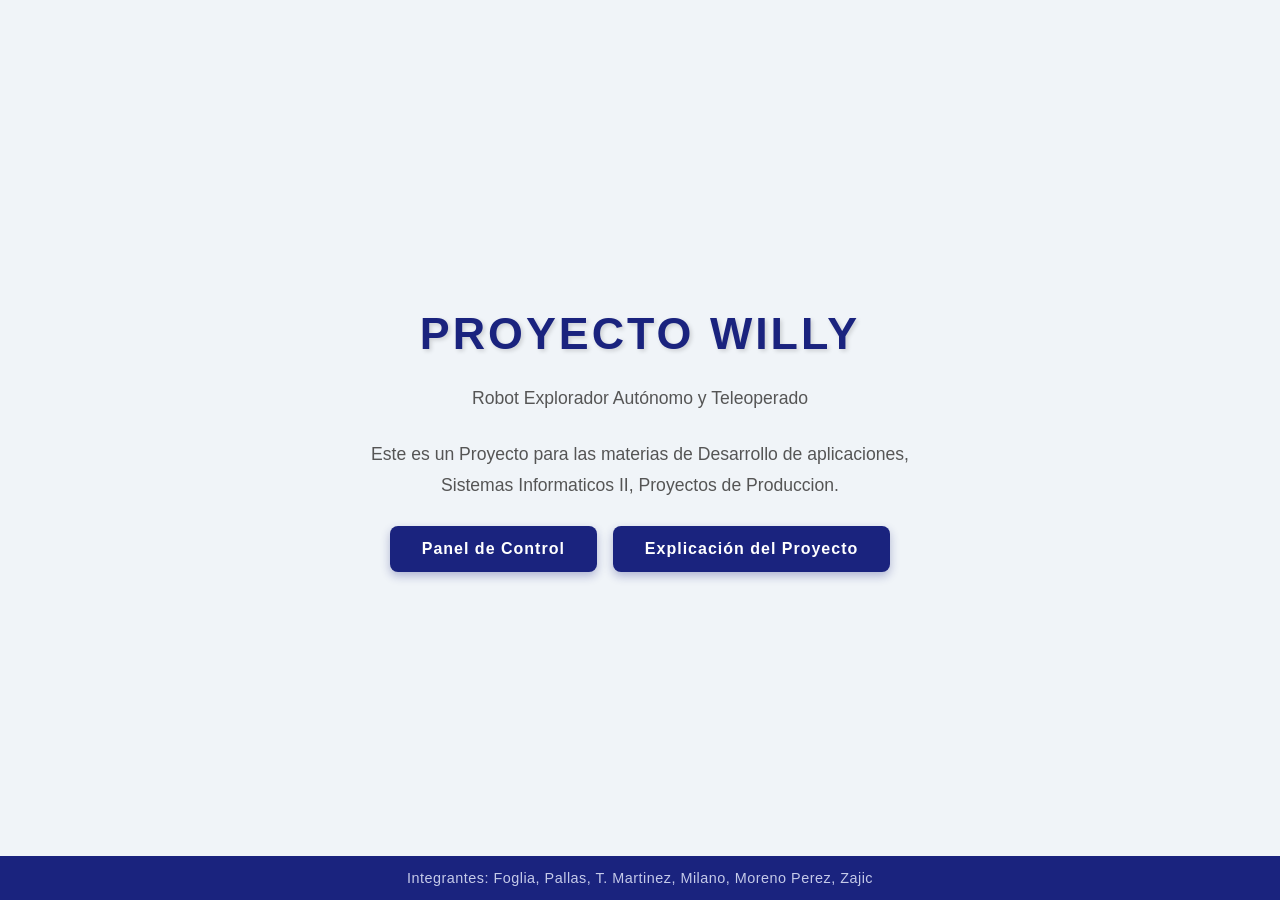
<file: PagWeb/Index.html>
<!DOCTYPE html>
<html lang="es">
<head>
    <meta charset="UTF-8">
    <meta name="viewport" content="width=device-width, initial-scale=1.0">
    <link rel="stylesheet" href="diseño.css">
    <title>Robot Willy - Inicio</title>
</head>
<body>
    <div class="container">
        <h1>Proyecto Willy</h1>
        <p class="subtitle">Robot Explorador Autónomo y Teleoperado</p>
        <p>Este es un Proyecto para las materias de Desarrollo de aplicaciones, Sistemas Informaticos II, Proyectos de Produccion.</p>
        <!-- div.botones: permite que el CSS apile los botones en columna en móvil -->
        <div class="botones">
            <a href="../DataIno/Index.html"><button>Panel de Control</button></a>
            <a href="Explicacion.html"><button class="btn-secondary">Explicación del Proyecto</button></a>
        </div>
        <footer>Integrantes: Foglia, Pallas, T. Martinez, Milano, Moreno Perez, Zajic</footer>
    </div>
</body>
</html>
</file>
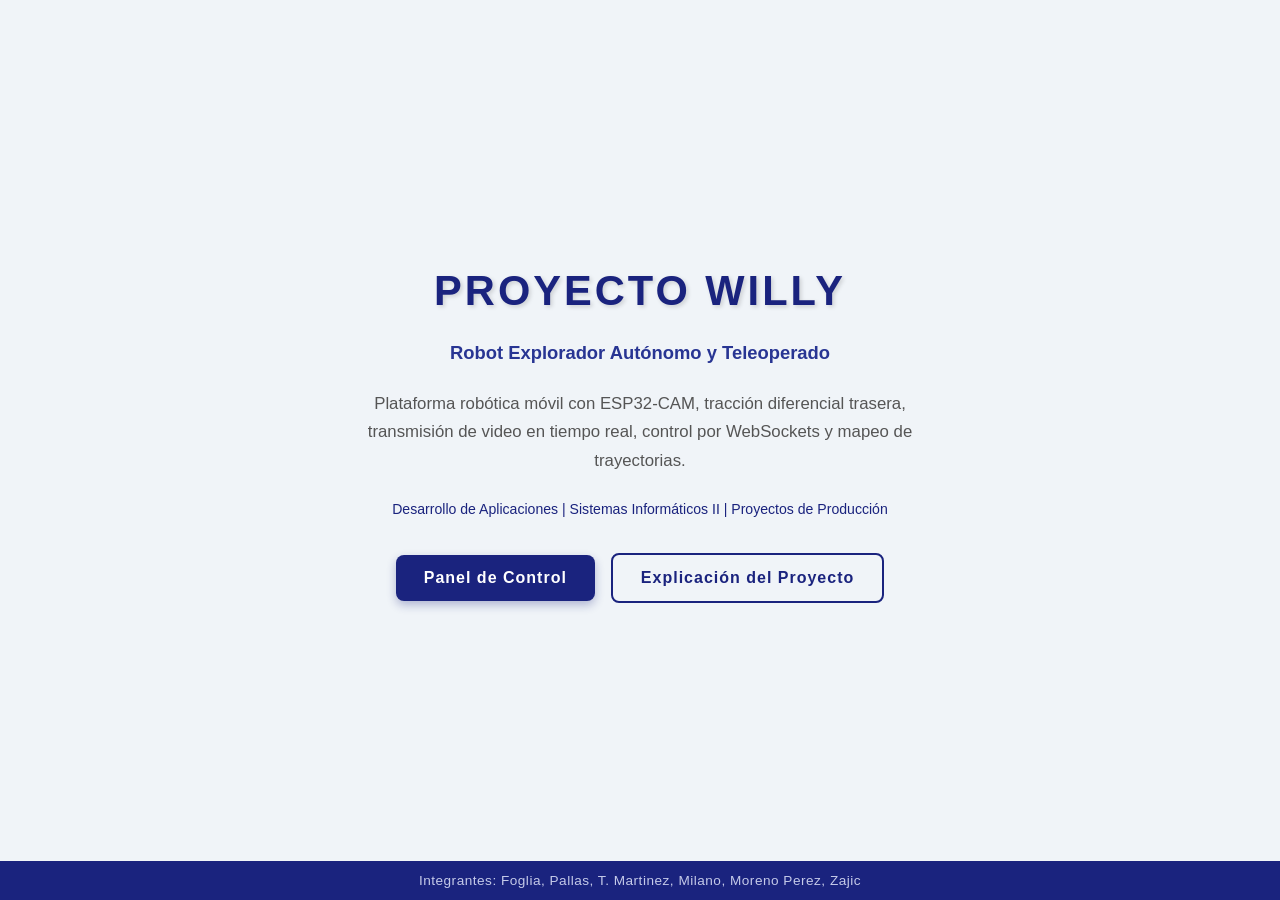
<file: web_pages_preview/index.html>
<!DOCTYPE html>
<html lang="es">
<head>
    <meta charset="UTF-8">
    <meta name="viewport" content="width=device-width, initial-scale=1.0">
    <link rel="stylesheet" href="diseno.css">
    <title>Robot Willy - Inicio</title>
</head>
<body>
    <div class="container">
        <h1>Proyecto Willy</h1>
        <p class="subtitle">Robot Explorador Autónomo y Teleoperado</p>
        <p>Plataforma robótica móvil con ESP32-CAM, tracción diferencial trasera, transmisión de video en tiempo real, control por WebSockets y mapeo de trayectorias.</p>
        <p style="font-size: 0.88rem; color: var(--color-primary);">Desarrollo de Aplicaciones | Sistemas Informáticos II | Proyectos de Producción</p>
        
        <div class="botones">
            <a href="control.html"><button>Panel de Control</button></a>
            <a href="explicacion.html"><button class="btn-secondary">Explicación del Proyecto</button></a>
        </div>
        
        <footer>Integrantes: Foglia, Pallas, T. Martinez, Milano, Moreno Perez, Zajic</footer>
    </div>
</body>
</html>
</file>
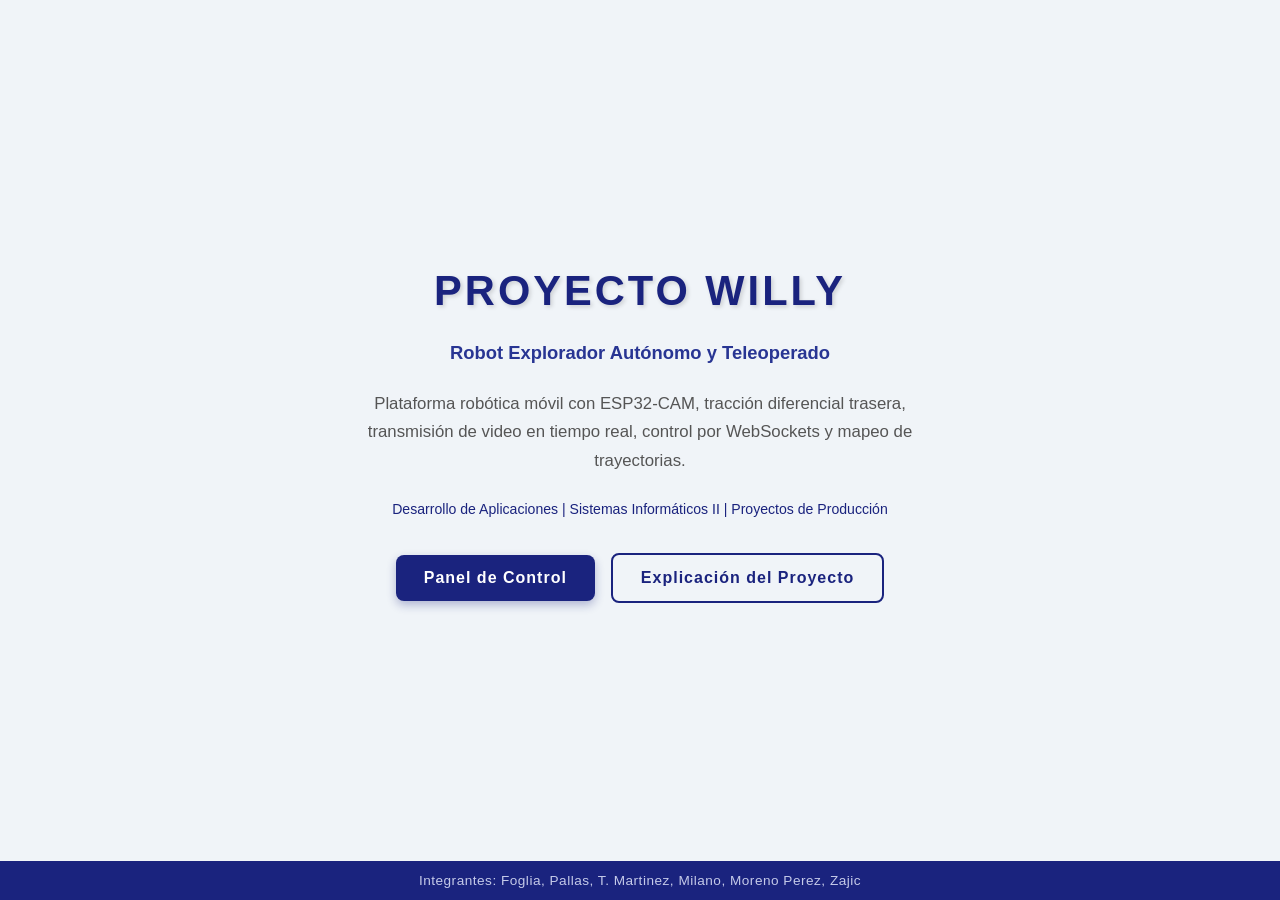
<file: movimiento_willy/data/index.html>
<!DOCTYPE html>
<html lang="es">
<head>
    <meta charset="UTF-8">
    <meta name="viewport" content="width=device-width, initial-scale=1.0">
    <link rel="stylesheet" href="diseno.css">
    <title>Robot Willy - Inicio</title>
</head>
<body>
    <div class="container">
        <h1>Proyecto Willy</h1>
        <p class="subtitle">Robot Explorador Autónomo y Teleoperado</p>
        <p>Plataforma robótica móvil con ESP32-CAM, tracción diferencial trasera, transmisión de video en tiempo real, control por WebSockets y mapeo de trayectorias.</p>
        <p style="font-size: 0.88rem; color: var(--color-primary);">Desarrollo de Aplicaciones | Sistemas Informáticos II | Proyectos de Producción</p>
        
        <div class="botones">
            <a href="control.html"><button>Panel de Control</button></a>
            <a href="explicacion.html"><button class="btn-secondary">Explicación del Proyecto</button></a>
        </div>
        
        <footer>Integrantes: Foglia, Pallas, T. Martinez, Milano, Moreno Perez, Zajic</footer>
    </div>
</body>
</html>
</file>
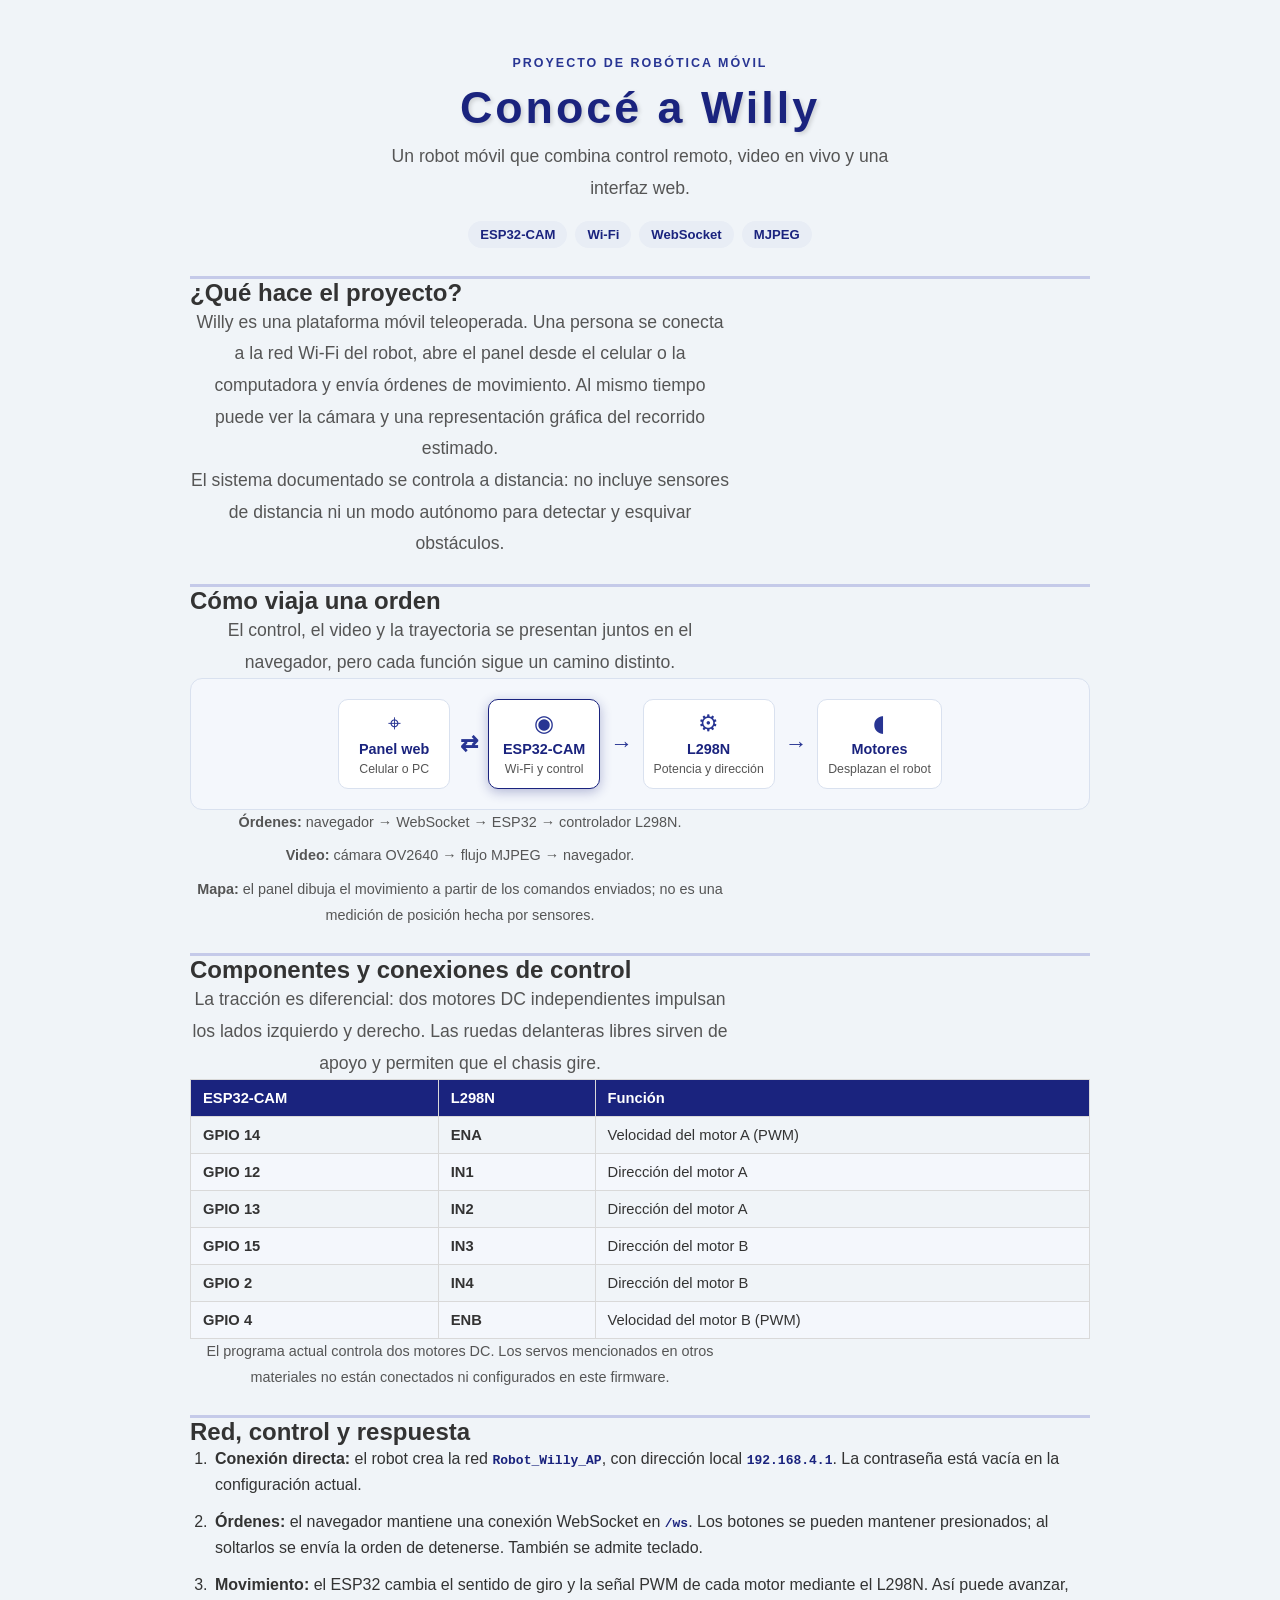
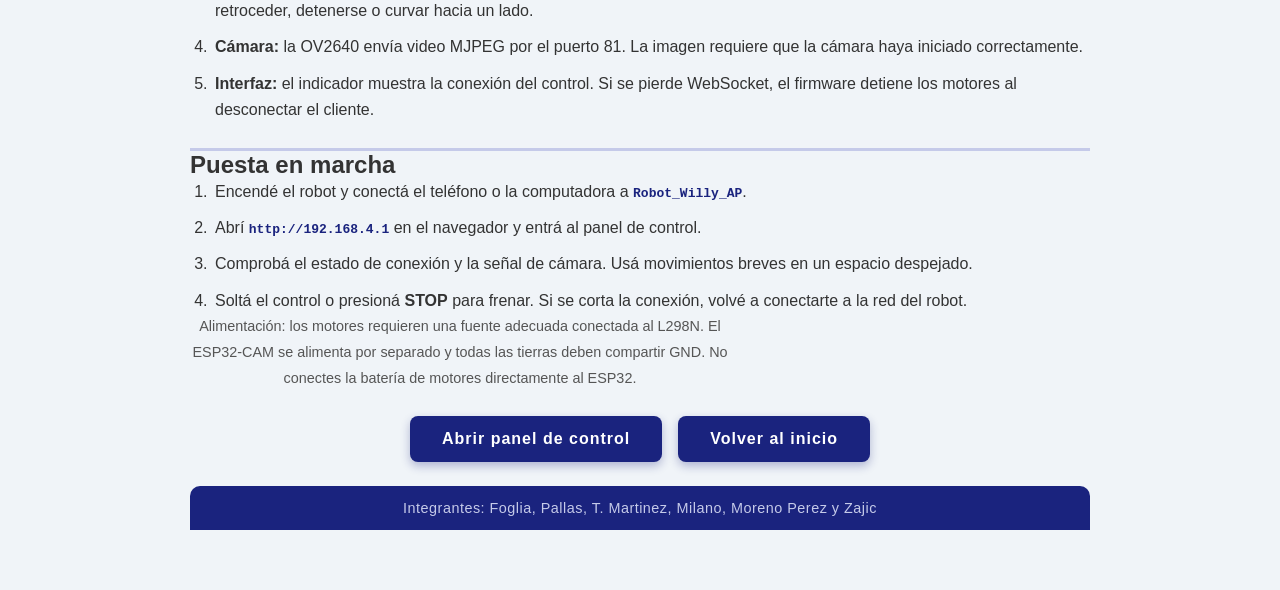
<file: PagWeb/Explicacion.html>
<!DOCTYPE html>
<html lang="es">
<head>
    <meta charset="UTF-8">
    <meta name="viewport" content="width=device-width, initial-scale=1.0">
    <meta name="description" content="Cómo funciona Willy, robot móvil controlado por Wi-Fi con ESP32-CAM, transmisión de video y tracción diferencial.">
    <link rel="stylesheet" href="diseño.css">
    <title>Proyecto Willy | Cómo funciona</title>
</head>
<body>
    <main class="container explanation">
        <header class="page-header">
            <p class="eyebrow">Proyecto de robótica móvil</p>
            <h1>Conocé a Willy</h1>
            <p class="subtitle">Un robot móvil que combina control remoto, video en vivo y una interfaz web.</p>
            <div class="tech-tags" aria-label="Tecnologías principales">
                <span>ESP32-CAM</span><span>Wi-Fi</span><span>WebSocket</span><span>MJPEG</span>
            </div>
        </header>

        <section class="info-card" aria-labelledby="intro-title">
            <h2 id="intro-title">¿Qué hace el proyecto?</h2>
            <p>Willy es una plataforma móvil teleoperada. Una persona se conecta a la red Wi-Fi del robot, abre el panel desde el celular o la computadora y envía órdenes de movimiento. Al mismo tiempo puede ver la cámara y una representación gráfica del recorrido estimado.</p>
            <p>El sistema documentado se controla a distancia: no incluye sensores de distancia ni un modo autónomo para detectar y esquivar obstáculos.</p>
        </section>

        <section class="info-card" aria-labelledby="flujo-title">
            <h2 id="flujo-title">Cómo viaja una orden</h2>
            <p>El control, el video y la trayectoria se presentan juntos en el navegador, pero cada función sigue un camino distinto.</p>
            <div class="flow-diagram" role="img" aria-label="El navegador envía órdenes por Wi-Fi al ESP32-CAM, que controla el L298N y los motores. La cámara envía video al navegador y el panel dibuja el movimiento estimado.">
                <div class="flow-node"><span class="flow-icon" aria-hidden="true">⌖</span><strong>Panel web</strong><small>Celular o PC</small></div>
                <span class="flow-arrow" aria-hidden="true">⇄</span>
                <div class="flow-node flow-core"><span class="flow-icon" aria-hidden="true">◉</span><strong>ESP32-CAM</strong><small>Wi-Fi y control</small></div>
                <span class="flow-arrow" aria-hidden="true">→</span>
                <div class="flow-node"><span class="flow-icon" aria-hidden="true">⚙</span><strong>L298N</strong><small>Potencia y dirección</small></div>
                <span class="flow-arrow" aria-hidden="true">→</span>
                <div class="flow-node"><span class="flow-icon" aria-hidden="true">◖</span><strong>Motores</strong><small>Desplazan el robot</small></div>
            </div>
            <div class="data-lanes">
                <p><strong>Órdenes:</strong> navegador → WebSocket → ESP32 → controlador L298N.</p>
                <p><strong>Video:</strong> cámara OV2640 → flujo MJPEG → navegador.</p>
                <p><strong>Mapa:</strong> el panel dibuja el movimiento a partir de los comandos enviados; no es una medición de posición hecha por sensores.</p>
            </div>
        </section>

        <section class="info-card" aria-labelledby="hardware-title">
            <h2 id="hardware-title">Componentes y conexiones de control</h2>
            <p>La tracción es diferencial: dos motores DC independientes impulsan los lados izquierdo y derecho. Las ruedas delanteras libres sirven de apoyo y permiten que el chasis gire.</p>
            <div class="table-wrap">
                <table>
                    <thead><tr><th>ESP32-CAM</th><th>L298N</th><th>Función</th></tr></thead>
                    <tbody>
                        <tr><td>GPIO 14</td><td>ENA</td><td>Velocidad del motor A (PWM)</td></tr>
                        <tr><td>GPIO 12</td><td>IN1</td><td>Dirección del motor A</td></tr>
                        <tr><td>GPIO 13</td><td>IN2</td><td>Dirección del motor A</td></tr>
                        <tr><td>GPIO 15</td><td>IN3</td><td>Dirección del motor B</td></tr>
                        <tr><td>GPIO 2</td><td>IN4</td><td>Dirección del motor B</td></tr>
                        <tr><td>GPIO 4</td><td>ENB</td><td>Velocidad del motor B (PWM)</td></tr>
                    </tbody>
                </table>
            </div>
            <p class="small-note">El programa actual controla dos motores DC. Los servos mencionados en otros materiales no están conectados ni configurados en este firmware.</p>
        </section>

        <section class="info-card" aria-labelledby="software-title">
            <h2 id="software-title">Red, control y respuesta</h2>
            <ol class="steps-list">
                <li><strong>Conexión directa:</strong> el robot crea la red <code>Robot_Willy_AP</code>, con dirección local <code>192.168.4.1</code>. La contraseña está vacía en la configuración actual.</li>
                <li><strong>Órdenes:</strong> el navegador mantiene una conexión WebSocket en <code>/ws</code>. Los botones se pueden mantener presionados; al soltarlos se envía la orden de detenerse. También se admite teclado.</li>
                <li><strong>Movimiento:</strong> el ESP32 cambia el sentido de giro y la señal PWM de cada motor mediante el L298N. Así puede avanzar, retroceder, detenerse o curvar hacia un lado.</li>
                <li><strong>Cámara:</strong> la OV2640 envía video MJPEG por el puerto 81. La imagen requiere que la cámara haya iniciado correctamente.</li>
                <li><strong>Interfaz:</strong> el indicador muestra la conexión del control. Si se pierde WebSocket, el firmware detiene los motores al desconectar el cliente.</li>
            </ol>
        </section>

        <section class="info-card" aria-labelledby="uso-title">
            <h2 id="uso-title">Puesta en marcha</h2>
            <ol class="steps-list">
                <li>Encendé el robot y conectá el teléfono o la computadora a <code>Robot_Willy_AP</code>.</li>
                <li>Abrí <code>http://192.168.4.1</code> en el navegador y entrá al panel de control.</li>
                <li>Comprobá el estado de conexión y la señal de cámara. Usá movimientos breves en un espacio despejado.</li>
                <li>Soltá el control o presioná <strong>STOP</strong> para frenar. Si se corta la conexión, volvé a conectarte a la red del robot.</li>
            </ol>
            <p class="small-note">Alimentación: los motores requieren una fuente adecuada conectada al L298N. El ESP32-CAM se alimenta por separado y todas las tierras deben compartir GND. No conectes la batería de motores directamente al ESP32.</p>
        </section>

        <nav class="botones" aria-label="Navegación del proyecto">
            <a href="../DataIno/Index.html"><button type="button">Abrir panel de control</button></a>
            <a href="Index.html"><button type="button" class="btn-secondary">Volver al inicio</button></a>
        </nav>
        <footer>Integrantes: Foglia, Pallas, T. Martinez, Milano, Moreno Perez y Zajic</footer>
    </main>
</body>
</html>
</file>
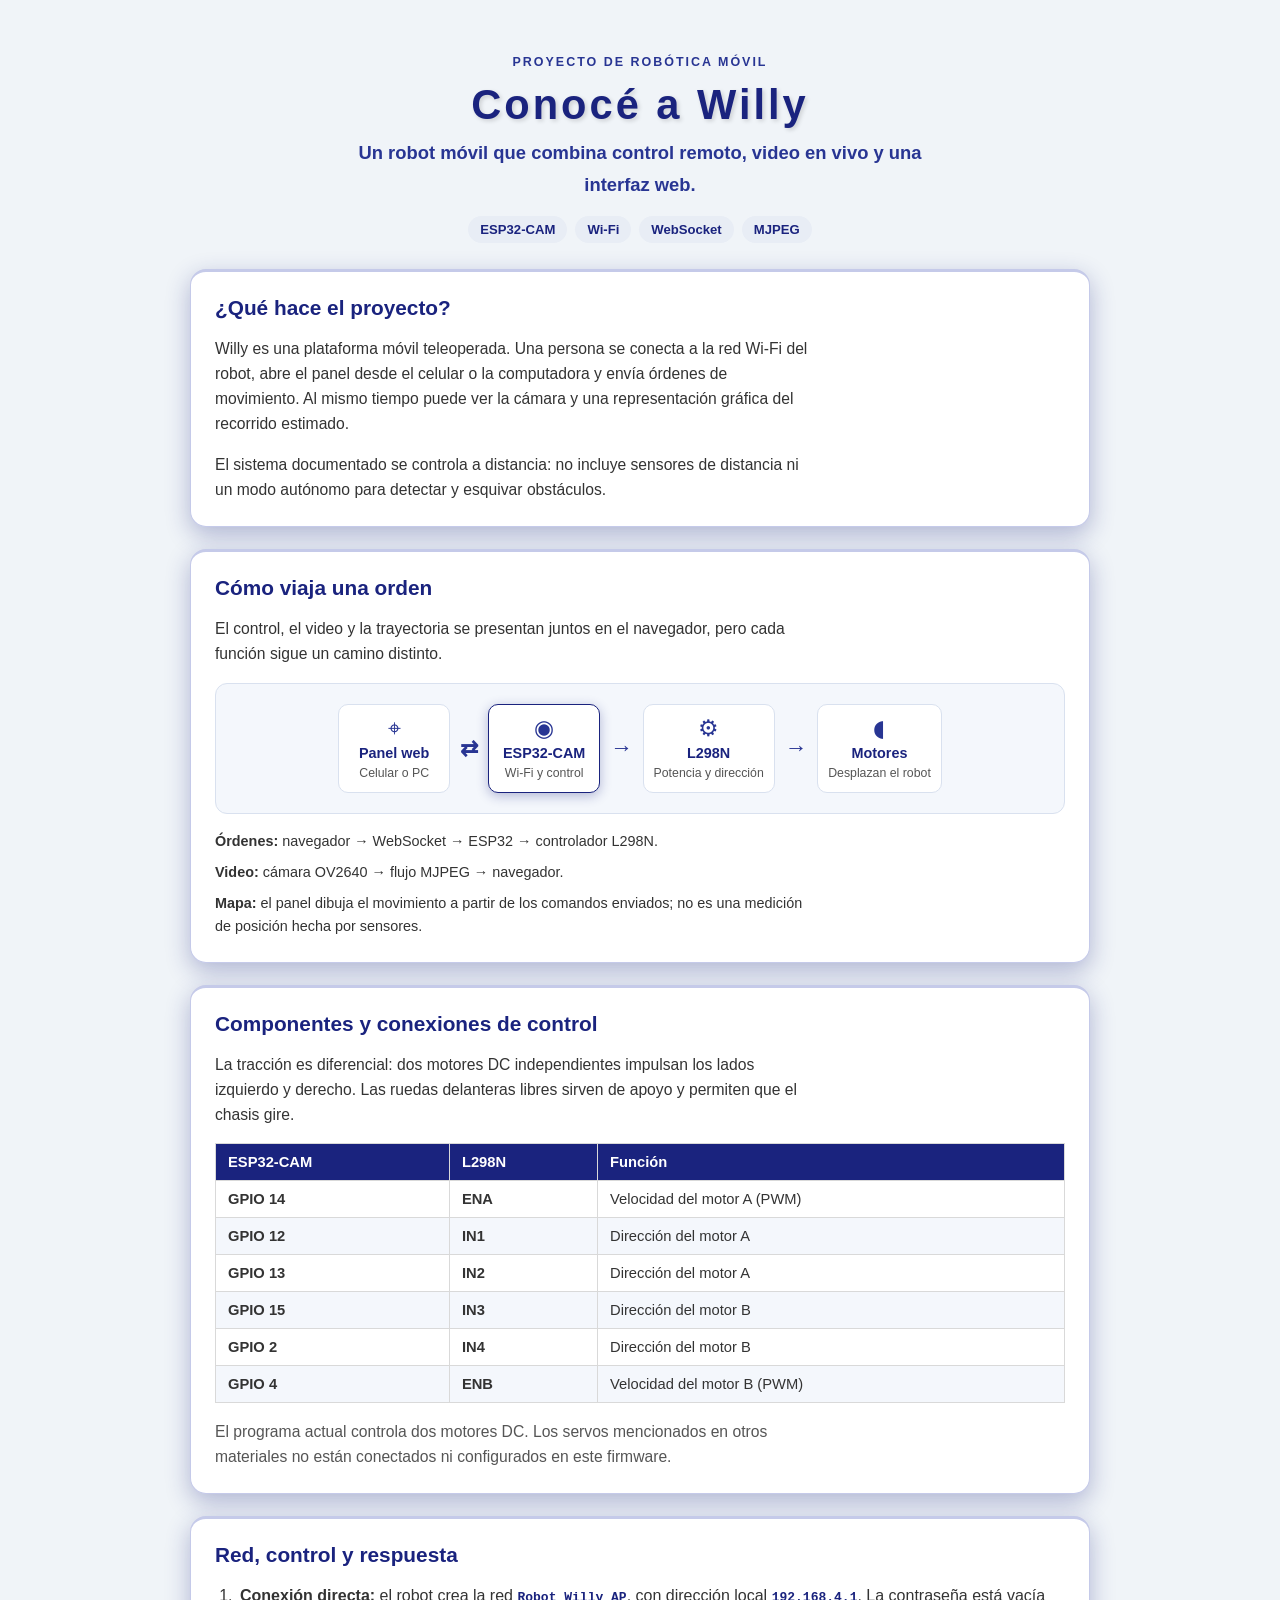
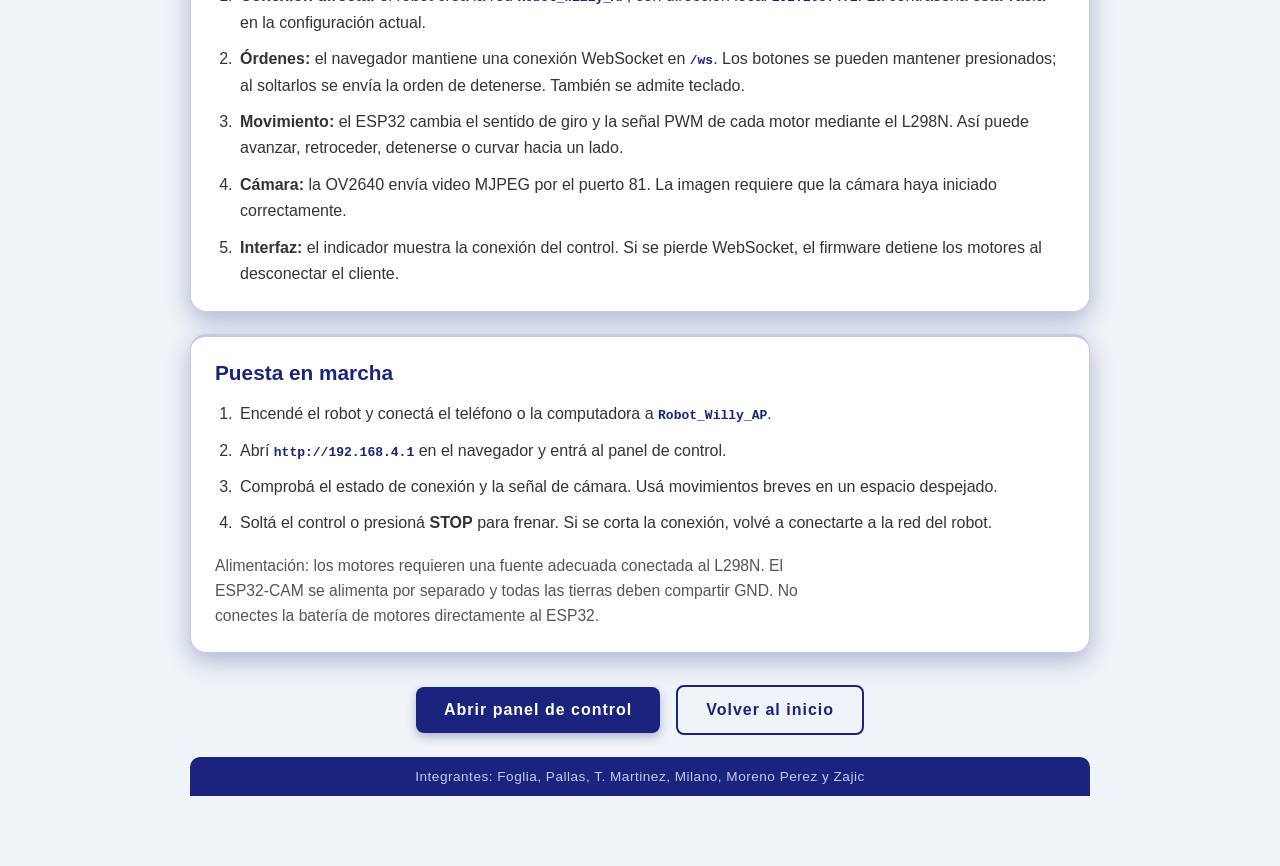
<file: web_pages_preview/explicacion.html>
<!DOCTYPE html>
<html lang="es">
<head>
    <meta charset="UTF-8">
    <meta name="viewport" content="width=device-width, initial-scale=1.0">
    <meta name="description" content="Cómo funciona Willy, robot móvil controlado por Wi-Fi con ESP32-CAM, transmisión de video y tracción diferencial.">
    <link rel="stylesheet" href="diseno.css">
    <title>Proyecto Willy | Cómo funciona</title>
</head>
<body>
    <main class="container explanation">
        <header class="page-header">
            <p class="eyebrow">Proyecto de robótica móvil</p>
            <h1>Conocé a Willy</h1>
            <p class="subtitle">Un robot móvil que combina control remoto, video en vivo y una interfaz web.</p>
            <div class="tech-tags" aria-label="Tecnologías principales">
                <span>ESP32-CAM</span><span>Wi-Fi</span><span>WebSocket</span><span>MJPEG</span>
            </div>
        </header>

        <section class="info-card" aria-labelledby="intro-title">
            <h2 id="intro-title">¿Qué hace el proyecto?</h2>
            <p>Willy es una plataforma móvil teleoperada. Una persona se conecta a la red Wi-Fi del robot, abre el panel desde el celular o la computadora y envía órdenes de movimiento. Al mismo tiempo puede ver la cámara y una representación gráfica del recorrido estimado.</p>
            <p>El sistema documentado se controla a distancia: no incluye sensores de distancia ni un modo autónomo para detectar y esquivar obstáculos.</p>
        </section>

        <section class="info-card" aria-labelledby="flujo-title">
            <h2 id="flujo-title">Cómo viaja una orden</h2>
            <p>El control, el video y la trayectoria se presentan juntos en el navegador, pero cada función sigue un camino distinto.</p>
            <div class="flow-diagram" role="img" aria-label="El navegador envía órdenes por Wi-Fi al ESP32-CAM, que controla el L298N y los motores. La cámara envía video al navegador y el panel dibuja el movimiento estimado.">
                <div class="flow-node"><span class="flow-icon" aria-hidden="true">⌖</span><strong>Panel web</strong><small>Celular o PC</small></div>
                <span class="flow-arrow" aria-hidden="true">⇄</span>
                <div class="flow-node flow-core"><span class="flow-icon" aria-hidden="true">◉</span><strong>ESP32-CAM</strong><small>Wi-Fi y control</small></div>
                <span class="flow-arrow" aria-hidden="true">→</span>
                <div class="flow-node"><span class="flow-icon" aria-hidden="true">⚙</span><strong>L298N</strong><small>Potencia y dirección</small></div>
                <span class="flow-arrow" aria-hidden="true">→</span>
                <div class="flow-node"><span class="flow-icon" aria-hidden="true">◖</span><strong>Motores</strong><small>Desplazan el robot</small></div>
            </div>
            <div class="data-lanes">
                <p><strong>Órdenes:</strong> navegador → WebSocket → ESP32 → controlador L298N.</p>
                <p><strong>Video:</strong> cámara OV2640 → flujo MJPEG → navegador.</p>
                <p><strong>Mapa:</strong> el panel dibuja el movimiento a partir de los comandos enviados; no es una medición de posición hecha por sensores.</p>
            </div>
        </section>

        <section class="info-card" aria-labelledby="hardware-title">
            <h2 id="hardware-title">Componentes y conexiones de control</h2>
            <p>La tracción es diferencial: dos motores DC independientes impulsan los lados izquierdo y derecho. Las ruedas delanteras libres sirven de apoyo y permiten que el chasis gire.</p>
            <div class="table-wrap">
                <table>
                    <thead><tr><th>ESP32-CAM</th><th>L298N</th><th>Función</th></tr></thead>
                    <tbody>
                        <tr><td>GPIO 14</td><td>ENA</td><td>Velocidad del motor A (PWM)</td></tr>
                        <tr><td>GPIO 12</td><td>IN1</td><td>Dirección del motor A</td></tr>
                        <tr><td>GPIO 13</td><td>IN2</td><td>Dirección del motor A</td></tr>
                        <tr><td>GPIO 15</td><td>IN3</td><td>Dirección del motor B</td></tr>
                        <tr><td>GPIO 2</td><td>IN4</td><td>Dirección del motor B</td></tr>
                        <tr><td>GPIO 4</td><td>ENB</td><td>Velocidad del motor B (PWM)</td></tr>
                    </tbody>
                </table>
            </div>
            <p class="small-note">El programa actual controla dos motores DC. Los servos mencionados en otros materiales no están conectados ni configurados en este firmware.</p>
        </section>

        <section class="info-card" aria-labelledby="software-title">
            <h2 id="software-title">Red, control y respuesta</h2>
            <ol class="steps-list">
                <li><strong>Conexión directa:</strong> el robot crea la red <code>Robot_Willy_AP</code>, con dirección local <code>192.168.4.1</code>. La contraseña está vacía en la configuración actual.</li>
                <li><strong>Órdenes:</strong> el navegador mantiene una conexión WebSocket en <code>/ws</code>. Los botones se pueden mantener presionados; al soltarlos se envía la orden de detenerse. También se admite teclado.</li>
                <li><strong>Movimiento:</strong> el ESP32 cambia el sentido de giro y la señal PWM de cada motor mediante el L298N. Así puede avanzar, retroceder, detenerse o curvar hacia un lado.</li>
                <li><strong>Cámara:</strong> la OV2640 envía video MJPEG por el puerto 81. La imagen requiere que la cámara haya iniciado correctamente.</li>
                <li><strong>Interfaz:</strong> el indicador muestra la conexión del control. Si se pierde WebSocket, el firmware detiene los motores al desconectar el cliente.</li>
            </ol>
        </section>

        <section class="info-card" aria-labelledby="uso-title">
            <h2 id="uso-title">Puesta en marcha</h2>
            <ol class="steps-list">
                <li>Encendé el robot y conectá el teléfono o la computadora a <code>Robot_Willy_AP</code>.</li>
                <li>Abrí <code>http://192.168.4.1</code> en el navegador y entrá al panel de control.</li>
                <li>Comprobá el estado de conexión y la señal de cámara. Usá movimientos breves en un espacio despejado.</li>
                <li>Soltá el control o presioná <strong>STOP</strong> para frenar. Si se corta la conexión, volvé a conectarte a la red del robot.</li>
            </ol>
            <p class="small-note">Alimentación: los motores requieren una fuente adecuada conectada al L298N. El ESP32-CAM se alimenta por separado y todas las tierras deben compartir GND. No conectes la batería de motores directamente al ESP32.</p>
        </section>

        <nav class="botones" aria-label="Navegación del proyecto">
            <a href="control.html"><button type="button">Abrir panel de control</button></a>
            <a href="index.html"><button type="button" class="btn-secondary">Volver al inicio</button></a>
        </nav>
        <footer>Integrantes: Foglia, Pallas, T. Martinez, Milano, Moreno Perez y Zajic</footer>
    </main>
</body>
</html>
</file>
<file: PagWeb/diseño.css>
/*
  =====================================================================
  PROYECTO WILLY — diseño.css
  Estilos del Index (página de inicio)
  Mejora #4: colores consolidados en variables CSS en :root,
  eliminando todos los valores hardcodeados del archivo.
  =====================================================================
*/

/* 
  ========================================
  VARIABLES GLOBALES DE COLOR
  ========================================
  Misma paleta que control.css para mantener
  coherencia visual entre las dos páginas.
*/
:root {
  --color-primary:        #1a237e;               /* Azul oscuro base */
  --color-primary-hover:  #283593;               /* Hover de botones */
  --color-primary-shadow: rgba(26, 35, 126, 0.30);/* Sombra de botones */
  --color-primary-shadow-hover: rgba(26, 35, 126, 0.40);

  --color-bg:             #f0f4f8;               /* Fondo de la página */
  --color-text-main:      #333333;               /* Texto principal */
  --color-text-muted:     #555555;               /* Texto secundario */
  --color-footer-text:    #c5cae9;               /* Texto del footer */
}

/* ===== RESET Y BASE ===== */
* {
  margin: 0;
  padding: 0;
  box-sizing: border-box;
}

body {
  font-family: 'Segoe UI', Tahoma, Geneva, Verdana, sans-serif;
  background-color: var(--color-bg);             /* Antes: #f0f4f8 */
  color: var(--color-text-main);                 /* Antes: #333 */
  min-height: 100vh;
  display: flex;
  flex-direction: column;
  align-items: center;
  justify-content: center;
  padding: 40px 20px 60px 20px;                  /* 60px abajo para no tapar el footer */
}

/* ===== CONTENEDOR CENTRAL ===== */
.container {
  display: flex;
  flex-direction: column;
  align-items: center;
  justify-content: center;
  text-align: center;
  width: 100%;
  max-width: 640px;
  gap: 24px;
}

/* ===== TÍTULO PRINCIPAL ===== */
h1 {
  font-size: 2.8rem;
  color: var(--color-primary);                   /* Antes: #1a237e */
  text-align: center;
  text-transform: uppercase;
  letter-spacing: 3px;
  text-shadow: 2px 2px 4px rgba(0, 0, 0, 0.15);
}

/* ===== PÁRRAFO DESCRIPCIÓN ===== */
p {
  font-size: 1.1rem;
  color: var(--color-text-muted);                /* Antes: #555 */
  text-align: center;
  max-width: 540px;
  line-height: 1.8;
}

/* ===== FILA DE BOTONES ===== */
.botones {
  display: flex;
  flex-direction: row;
  align-items: center;
  justify-content: center;
  flex-wrap: wrap;
  gap: 16px;
}

/* ===== BOTONES ===== */
a {
  text-decoration: none;
}

button {
  background-color: var(--color-primary);        /* Antes: #1a237e */
  color: white;
  border: none;
  padding: 14px 32px;
  font-size: 1rem;
  font-family: 'Segoe UI', Tahoma, Geneva, Verdana, sans-serif;
  font-weight: 600;
  border-radius: 8px;
  cursor: pointer;
  letter-spacing: 1px;
  transition: background-color 0.3s ease, transform 0.2s ease, box-shadow 0.3s ease;
  box-shadow: 0 4px 10px var(--color-primary-shadow);
}

button:hover {
  background-color: var(--color-primary-hover);  /* Antes: #283593 */
  transform: translateY(-3px);
  box-shadow: 0 8px 16px var(--color-primary-shadow-hover);
}

button:active {
  transform: translateY(0);
  box-shadow: 0 2px 6px var(--color-primary-shadow);
}

/* ===== FOOTER ===== */
footer {
  position: fixed;
  bottom: 0;
  left: 0;
  width: 100%;
  background-color: var(--color-primary);        /* Antes: #1a237e */
  color: var(--color-footer-text);               /* Antes: #c5cae9 */
  text-align: center;
  padding: 14px;
  font-size: 0.9rem;
  letter-spacing: 0.5px;
}

/* ===== RESPONSIVE — TABLET (max-width: 768px) ===== */
@media (max-width: 768px) {
  body {
    padding: 30px 16px 70px 16px;                /* Más padding inferior para el footer fijo */
  }

  h1 {
    font-size: 2rem;
    letter-spacing: 2px;
  }

  .container {
    gap: 20px;
  }

  button {
    padding: 14px 24px;
    font-size: 0.95rem;
  }
}

/* ===== RESPONSIVE — MÓVIL (max-width: 480px) ===== */
@media (max-width: 480px) {
  body {
    padding: 24px 12px 70px 12px;
  }

  h1 {
    font-size: 1.6rem;      /* Reduce el título para pantallas pequeñas */
    letter-spacing: 1.5px;
  }

  p {
    font-size: 1rem;
  }

  /* Área táctil mínima recomendada por Apple/Android: 44×44px */
  button {
    min-height: 48px;
    padding: 12px 20px;
    font-size: 0.9rem;
    width: 100%;            /* Botones a ancho completo en móvil */
    max-width: 280px;
  }

  .botones {
    flex-direction: column; /* Apila los botones verticalmente */
    align-items: center;
    gap: 12px;
  }

  footer {
    font-size: 0.78rem;
    padding: 12px 10px;
  }
}
/* Recursos visuales de la explicación */
.explanation { max-width: 900px; align-items: stretch; text-align: left; }
.page-header { text-align: center; padding: 12px 0 4px; }
.page-header .eyebrow { color: var(--color-primary-hover); text-transform: uppercase; letter-spacing: 2px; font-size: .78rem; font-weight: 700; margin: 0 auto 8px; }
.page-header h1 { text-transform: none; }
.page-header .subtitle { margin: 8px auto 16px; }
.tech-tags { display: flex; flex-wrap: wrap; justify-content: center; gap: 8px; }
.tech-tags span { padding: 6px 12px; border-radius: 999px; background: #e8edf5; color: var(--color-primary); font-size: .82rem; font-weight: 700; }
.flow-diagram { display: flex; align-items: center; justify-content: center; flex-wrap: wrap; gap: 10px; padding: 20px 12px; background: #f4f7fc; border: 1px solid #d9e1ef; border-radius: 12px; }
.flow-node { display: flex; flex-direction: column; align-items: center; gap: 5px; min-width: 112px; padding: 12px 10px; border: 1px solid #d9e1ef; border-radius: 10px; background: #fff; text-align: center; }
.flow-node strong { color: var(--color-primary); font-size: .9rem; }
.flow-node small { color: var(--color-text-muted); font-size: .77rem; }
.flow-core { border-color: var(--color-primary); box-shadow: 0 3px 12px var(--color-primary-shadow); }
.flow-icon { color: var(--color-primary-hover); font-size: 1.45rem; line-height: 1; }
.flow-arrow { color: var(--color-primary-hover); font-size: 1.4rem; font-weight: 700; }
.data-lanes { display: grid; gap: 8px; }
.data-lanes p, .small-note { margin: 0; font-size: .9rem; }
.small-note { color: var(--color-text-muted) !important; }
.table-wrap { width: 100%; overflow-x: auto; }
.table-wrap table { width: 100%; border-collapse: collapse; font-size: .92rem; }
.table-wrap th, .table-wrap td { padding: 10px 12px; border: 1px solid #d9d9d9; text-align: left; }
.table-wrap th { background: var(--color-primary); color: #fff; }
.table-wrap tbody tr:nth-child(even) { background: #f4f7fc; }
.table-wrap td:first-child, .table-wrap td:nth-child(2) { font-weight: 700; white-space: nowrap; }
.steps-list { padding-left: 22px; display: flex; flex-direction: column; gap: 10px; line-height: 1.65; }
.steps-list li { padding-left: 3px; }
.steps-list code, .info-card code { color: var(--color-primary); font-weight: 600; }
.info-card h2 { border-bottom: 0; padding-bottom: 0; }
.info-card { border-top: 3px solid #c5cae9; }
.explanation .botones { align-self: center; }
.explanation footer { position: static; width: 100%; border-radius: 10px 10px 0 0; }
@media (max-width: 480px) {
  .info-card { padding: 19px 16px; }
  .flow-diagram { gap: 6px; padding: 14px 8px; }
  .flow-node { min-width: 105px; }
  .flow-arrow { font-size: 1.1rem; }
  .table-wrap table { font-size: .82rem; }
  .table-wrap th, .table-wrap td { padding: 8px; }
}
</file>
<file: web_pages_preview/diseno.css>
/*
  =====================================================================
  PROYECTO WILLY — diseno.css
  Estilos del Index (página de inicio) y Explicación
  Colores consolidados en variables CSS en :root
  =====================================================================
*/

/* VARIABLES GLOBALES DE COLOR */
:root {
  --color-primary:              #1a237e;
  --color-primary-hover:        #283593;
  --color-primary-shadow:       rgba(26, 35, 126, 0.30);
  --color-primary-shadow-hover: rgba(26, 35, 126, 0.40);

  --color-bg:                   #f0f4f8;
  --color-card:                 #ffffff;
  --color-text-main:            #333333;
  --color-text-muted:           #555555;
  --color-footer-text:          #c5cae9;
  --color-border:               #c5cae9;
}

/* RESET Y BASE */
* {
  margin: 0;
  padding: 0;
  box-sizing: border-box;
}

body {
  font-family: 'Segoe UI', Tahoma, Geneva, Verdana, sans-serif;
  background-color: var(--color-bg);
  color: var(--color-text-main);
  min-height: 100vh;
  display: flex;
  flex-direction: column;
  align-items: center;
  justify-content: center;
  padding: 40px 20px 70px 20px;
}

/* CONTENEDOR CENTRAL */
.container {
  display: flex;
  flex-direction: column;
  align-items: center;
  justify-content: center;
  text-align: center;
  width: 100%;
  max-width: 720px;
  gap: 22px;
}

/* TÍTULO PRINCIPAL */
h1 {
  font-size: 2.6rem;
  color: var(--color-primary);
  text-align: center;
  text-transform: uppercase;
  letter-spacing: 3px;
  text-shadow: 2px 2px 4px rgba(0, 0, 0, 0.15);
}

.subtitle {
  font-size: 1.15rem;
  font-weight: 600;
  color: var(--color-primary-hover);
}

/* PÁRRAFOS */
p {
  font-size: 1.05rem;
  color: var(--color-text-muted);
  text-align: center;
  max-width: 600px;
  line-height: 1.7;
}

/* TARJETA DE CONTENIDO (para explicacion.html) */
.info-card {
  background: var(--color-card);
  border: 1px solid var(--color-border);
  border-radius: 16px;
  padding: 24px;
  text-align: left;
  box-shadow: 0 8px 24px var(--color-primary-shadow);
  display: flex;
  flex-direction: column;
  gap: 16px;
  width: 100%;
}

.info-card h2 {
  font-size: 1.3rem;
  color: var(--color-primary);
  border-bottom: 2px solid var(--color-border);
  padding-bottom: 6px;
}

.info-card p, .info-card ul {
  text-align: left;
  font-size: 0.98rem;
  line-height: 1.6;
  color: var(--color-text-main);
}

.info-card ul {
  padding-left: 20px;
  display: flex;
  flex-direction: column;
  gap: 8px;
}

/* Recursos visuales de la explicación */
.explanation {
  max-width: 900px;
  align-items: stretch;
  text-align: left;
}

.page-header {
  text-align: center;
  padding: 12px 0 4px;
}

.page-header .eyebrow {
  color: var(--color-primary-hover);
  text-transform: uppercase;
  letter-spacing: 2px;
  font-size: 0.78rem;
  font-weight: 700;
  margin: 0 auto 8px;
}

.page-header h1 { text-transform: none; }
.page-header .subtitle { margin: 8px auto 16px; }

.tech-tags {
  display: flex;
  flex-wrap: wrap;
  justify-content: center;
  gap: 8px;
}

.tech-tags span {
  padding: 6px 12px;
  border-radius: 999px;
  background: #e8edf5;
  color: var(--color-primary);
  font-size: 0.82rem;
  font-weight: 700;
}

.flow-diagram {
  display: flex;
  align-items: center;
  justify-content: center;
  flex-wrap: wrap;
  gap: 10px;
  padding: 20px 12px;
  background: #f4f7fc;
  border: 1px solid #d9e1ef;
  border-radius: 12px;
}

.flow-node {
  display: flex;
  flex-direction: column;
  align-items: center;
  gap: 5px;
  min-width: 112px;
  padding: 12px 10px;
  border: 1px solid #d9e1ef;
  border-radius: 10px;
  background: #fff;
  text-align: center;
}

.flow-node strong { color: var(--color-primary); font-size: 0.9rem; }
.flow-node small { color: var(--color-text-muted); font-size: 0.77rem; }
.flow-core { border-color: var(--color-primary); box-shadow: 0 3px 12px var(--color-primary-shadow); }
.flow-icon { color: var(--color-primary-hover); font-size: 1.45rem; line-height: 1; }
.flow-arrow { color: var(--color-primary-hover); font-size: 1.4rem; font-weight: 700; }

.data-lanes { display: grid; gap: 8px; }
.data-lanes p, .small-note { margin: 0; font-size: 0.9rem; }
.small-note { color: var(--color-text-muted) !important; }

.table-wrap { width: 100%; overflow-x: auto; }
.table-wrap table { width: 100%; border-collapse: collapse; font-size: 0.92rem; }
.table-wrap th, .table-wrap td { padding: 10px 12px; border: 1px solid #d9d9d9; text-align: left; }
.table-wrap th { background: var(--color-primary); color: #fff; }
.table-wrap tbody tr:nth-child(even) { background: #f4f7fc; }
.table-wrap td:first-child, .table-wrap td:nth-child(2) { font-weight: 700; white-space: nowrap; }

.steps-list { padding-left: 22px; display: flex; flex-direction: column; gap: 10px; line-height: 1.65; }
.steps-list li { padding-left: 3px; }
.steps-list code, .info-card code { color: var(--color-primary); font-weight: 600; }
.info-card h2 { border-bottom: 0; padding-bottom: 0; }
.info-card { border-top: 3px solid #c5cae9; }
.explanation .botones { align-self: center; }
.explanation footer { position: static; width: 100%; border-radius: 10px 10px 0 0; }

/* FILA DE BOTONES */
.botones {
  display: flex;
  flex-direction: row;
  align-items: center;
  justify-content: center;
  flex-wrap: wrap;
  gap: 16px;
  margin-top: 10px;
}

/* BOTONES */
a {
  text-decoration: none;
}

button, .btn-action {
  background-color: var(--color-primary);
  color: white;
  border: none;
  padding: 14px 28px;
  font-size: 1rem;
  font-family: 'Segoe UI', Tahoma, Geneva, Verdana, sans-serif;
  font-weight: 600;
  border-radius: 8px;
  cursor: pointer;
  letter-spacing: 1px;
  transition: background-color 0.3s ease, transform 0.2s ease, box-shadow 0.3s ease;
  box-shadow: 0 4px 10px var(--color-primary-shadow);
  display: inline-block;
  text-align: center;
}

button:hover, .btn-action:hover {
  background-color: var(--color-primary-hover);
  transform: translateY(-3px);
  box-shadow: 0 8px 16px var(--color-primary-shadow-hover);
}

button:active, .btn-action:active {
  transform: translateY(0);
  box-shadow: 0 2px 6px var(--color-primary-shadow);
}

.btn-secondary {
  background-color: transparent;
  color: var(--color-primary);
  border: 2px solid var(--color-primary);
  box-shadow: none;
}

.btn-secondary:hover {
  background-color: var(--color-primary);
  color: #ffffff;
}

/* FOOTER */
footer {
  position: fixed;
  bottom: 0;
  left: 0;
  width: 100%;
  background-color: var(--color-primary);
  color: var(--color-footer-text);
  text-align: center;
  padding: 12px;
  font-size: 0.85rem;
  letter-spacing: 0.5px;
  z-index: 10;
}

/* RESPONSIVE TABLET */
@media (max-width: 768px) {
  body {
    padding: 30px 16px 70px 16px;
    justify-content: flex-start;
  }

  h1 {
    font-size: 2rem;
    letter-spacing: 2px;
  }

  .container {
    gap: 18px;
  }

  button, .btn-action {
    padding: 14px 22px;
    font-size: 0.95rem;
  }
}

/* RESPONSIVE MÓVIL */
@media (max-width: 480px) {
  body {
    padding: 24px 12px 70px 12px;
  }

  h1 {
    font-size: 1.5rem;
    letter-spacing: 1px;
  }

  p {
    font-size: 0.95rem;
  }

  button, .btn-action {
    min-height: 48px;
    padding: 12px 20px;
    font-size: 0.9rem;
    width: 100%;
    max-width: 280px;
  }

  .botones {
    flex-direction: column;
    align-items: center;
    gap: 12px;
    width: 100%;
  }

  .info-card { padding: 19px 16px; }
  .flow-diagram { gap: 6px; padding: 14px 8px; }
  .flow-node { min-width: 105px; }
  .flow-arrow { font-size: 1.1rem; }
  .table-wrap table { font-size: 0.82rem; }
  .table-wrap th, .table-wrap td { padding: 8px; }

  footer {
    font-size: 0.75rem;
    padding: 10px 8px;
  }
}
</file>
<file: movimiento_willy/data/diseno.css>
/*
  =====================================================================
  PROYECTO WILLY — diseno.css
  Estilos del Index (página de inicio) y Explicación
  Colores consolidados en variables CSS en :root
  =====================================================================
*/

/* VARIABLES GLOBALES DE COLOR */
:root {
  --color-primary:              #1a237e;
  --color-primary-hover:        #283593;
  --color-primary-shadow:       rgba(26, 35, 126, 0.30);
  --color-primary-shadow-hover: rgba(26, 35, 126, 0.40);

  --color-bg:                   #f0f4f8;
  --color-card:                 #ffffff;
  --color-text-main:            #333333;
  --color-text-muted:           #555555;
  --color-footer-text:          #c5cae9;
  --color-border:               #c5cae9;
}

/* RESET Y BASE */
* {
  margin: 0;
  padding: 0;
  box-sizing: border-box;
}

body {
  font-family: 'Segoe UI', Tahoma, Geneva, Verdana, sans-serif;
  background-color: var(--color-bg);
  color: var(--color-text-main);
  min-height: 100vh;
  display: flex;
  flex-direction: column;
  align-items: center;
  justify-content: center;
  padding: 40px 20px 70px 20px;
}

/* CONTENEDOR CENTRAL */
.container {
  display: flex;
  flex-direction: column;
  align-items: center;
  justify-content: center;
  text-align: center;
  width: 100%;
  max-width: 720px;
  gap: 22px;
}

/* TÍTULO PRINCIPAL */
h1 {
  font-size: 2.6rem;
  color: var(--color-primary);
  text-align: center;
  text-transform: uppercase;
  letter-spacing: 3px;
  text-shadow: 2px 2px 4px rgba(0, 0, 0, 0.15);
}

.subtitle {
  font-size: 1.15rem;
  font-weight: 600;
  color: var(--color-primary-hover);
}

/* PÁRRAFOS */
p {
  font-size: 1.05rem;
  color: var(--color-text-muted);
  text-align: center;
  max-width: 600px;
  line-height: 1.7;
}

/* TARJETA DE CONTENIDO (para explicacion.html) */
.info-card {
  background: var(--color-card);
  border: 1px solid var(--color-border);
  border-radius: 16px;
  padding: 24px;
  text-align: left;
  box-shadow: 0 8px 24px var(--color-primary-shadow);
  display: flex;
  flex-direction: column;
  gap: 16px;
  width: 100%;
}

.info-card h2 {
  font-size: 1.3rem;
  color: var(--color-primary);
  border-bottom: 2px solid var(--color-border);
  padding-bottom: 6px;
}

.info-card p, .info-card ul {
  text-align: left;
  font-size: 0.98rem;
  line-height: 1.6;
  color: var(--color-text-main);
}

.info-card ul {
  padding-left: 20px;
  display: flex;
  flex-direction: column;
  gap: 8px;
}

/* Recursos visuales de la explicación */
.explanation {
  max-width: 900px;
  align-items: stretch;
  text-align: left;
}

.page-header {
  text-align: center;
  padding: 12px 0 4px;
}

.page-header .eyebrow {
  color: var(--color-primary-hover);
  text-transform: uppercase;
  letter-spacing: 2px;
  font-size: 0.78rem;
  font-weight: 700;
  margin: 0 auto 8px;
}

.page-header h1 { text-transform: none; }
.page-header .subtitle { margin: 8px auto 16px; }

.tech-tags {
  display: flex;
  flex-wrap: wrap;
  justify-content: center;
  gap: 8px;
}

.tech-tags span {
  padding: 6px 12px;
  border-radius: 999px;
  background: #e8edf5;
  color: var(--color-primary);
  font-size: 0.82rem;
  font-weight: 700;
}

.flow-diagram {
  display: flex;
  align-items: center;
  justify-content: center;
  flex-wrap: wrap;
  gap: 10px;
  padding: 20px 12px;
  background: #f4f7fc;
  border: 1px solid #d9e1ef;
  border-radius: 12px;
}

.flow-node {
  display: flex;
  flex-direction: column;
  align-items: center;
  gap: 5px;
  min-width: 112px;
  padding: 12px 10px;
  border: 1px solid #d9e1ef;
  border-radius: 10px;
  background: #fff;
  text-align: center;
}

.flow-node strong { color: var(--color-primary); font-size: 0.9rem; }
.flow-node small { color: var(--color-text-muted); font-size: 0.77rem; }
.flow-core { border-color: var(--color-primary); box-shadow: 0 3px 12px var(--color-primary-shadow); }
.flow-icon { color: var(--color-primary-hover); font-size: 1.45rem; line-height: 1; }
.flow-arrow { color: var(--color-primary-hover); font-size: 1.4rem; font-weight: 700; }

.data-lanes { display: grid; gap: 8px; }
.data-lanes p, .small-note { margin: 0; font-size: 0.9rem; }
.small-note { color: var(--color-text-muted) !important; }

.table-wrap { width: 100%; overflow-x: auto; }
.table-wrap table { width: 100%; border-collapse: collapse; font-size: 0.92rem; }
.table-wrap th, .table-wrap td { padding: 10px 12px; border: 1px solid #d9d9d9; text-align: left; }
.table-wrap th { background: var(--color-primary); color: #fff; }
.table-wrap tbody tr:nth-child(even) { background: #f4f7fc; }
.table-wrap td:first-child, .table-wrap td:nth-child(2) { font-weight: 700; white-space: nowrap; }

.steps-list { padding-left: 22px; display: flex; flex-direction: column; gap: 10px; line-height: 1.65; }
.steps-list li { padding-left: 3px; }
.steps-list code, .info-card code { color: var(--color-primary); font-weight: 600; }
.info-card h2 { border-bottom: 0; padding-bottom: 0; }
.info-card { border-top: 3px solid #c5cae9; }
.explanation .botones { align-self: center; }
.explanation footer { position: static; width: 100%; border-radius: 10px 10px 0 0; }

/* FILA DE BOTONES */
.botones {
  display: flex;
  flex-direction: row;
  align-items: center;
  justify-content: center;
  flex-wrap: wrap;
  gap: 16px;
  margin-top: 10px;
}

/* BOTONES */
a {
  text-decoration: none;
}

button, .btn-action {
  background-color: var(--color-primary);
  color: white;
  border: none;
  padding: 14px 28px;
  font-size: 1rem;
  font-family: 'Segoe UI', Tahoma, Geneva, Verdana, sans-serif;
  font-weight: 600;
  border-radius: 8px;
  cursor: pointer;
  letter-spacing: 1px;
  transition: background-color 0.3s ease, transform 0.2s ease, box-shadow 0.3s ease;
  box-shadow: 0 4px 10px var(--color-primary-shadow);
  display: inline-block;
  text-align: center;
}

button:hover, .btn-action:hover {
  background-color: var(--color-primary-hover);
  transform: translateY(-3px);
  box-shadow: 0 8px 16px var(--color-primary-shadow-hover);
}

button:active, .btn-action:active {
  transform: translateY(0);
  box-shadow: 0 2px 6px var(--color-primary-shadow);
}

.btn-secondary {
  background-color: transparent;
  color: var(--color-primary);
  border: 2px solid var(--color-primary);
  box-shadow: none;
}

.btn-secondary:hover {
  background-color: var(--color-primary);
  color: #ffffff;
}

/* FOOTER */
footer {
  position: fixed;
  bottom: 0;
  left: 0;
  width: 100%;
  background-color: var(--color-primary);
  color: var(--color-footer-text);
  text-align: center;
  padding: 12px;
  font-size: 0.85rem;
  letter-spacing: 0.5px;
  z-index: 10;
}

/* RESPONSIVE TABLET */
@media (max-width: 768px) {
  body {
    padding: 30px 16px 70px 16px;
    justify-content: flex-start;
  }

  h1 {
    font-size: 2rem;
    letter-spacing: 2px;
  }

  .container {
    gap: 18px;
  }

  button, .btn-action {
    padding: 14px 22px;
    font-size: 0.95rem;
  }
}

/* RESPONSIVE MÓVIL */
@media (max-width: 480px) {
  body {
    padding: 24px 12px 70px 12px;
  }

  h1 {
    font-size: 1.5rem;
    letter-spacing: 1px;
  }

  p {
    font-size: 0.95rem;
  }

  button, .btn-action {
    min-height: 48px;
    padding: 12px 20px;
    font-size: 0.9rem;
    width: 100%;
    max-width: 280px;
  }

  .botones {
    flex-direction: column;
    align-items: center;
    gap: 12px;
    width: 100%;
  }

  .info-card { padding: 19px 16px; }
  .flow-diagram { gap: 6px; padding: 14px 8px; }
  .flow-node { min-width: 105px; }
  .flow-arrow { font-size: 1.1rem; }
  .table-wrap table { font-size: 0.82rem; }
  .table-wrap th, .table-wrap td { padding: 8px; }

  footer {
    font-size: 0.75rem;
    padding: 10px 8px;
  }
}
</file>
